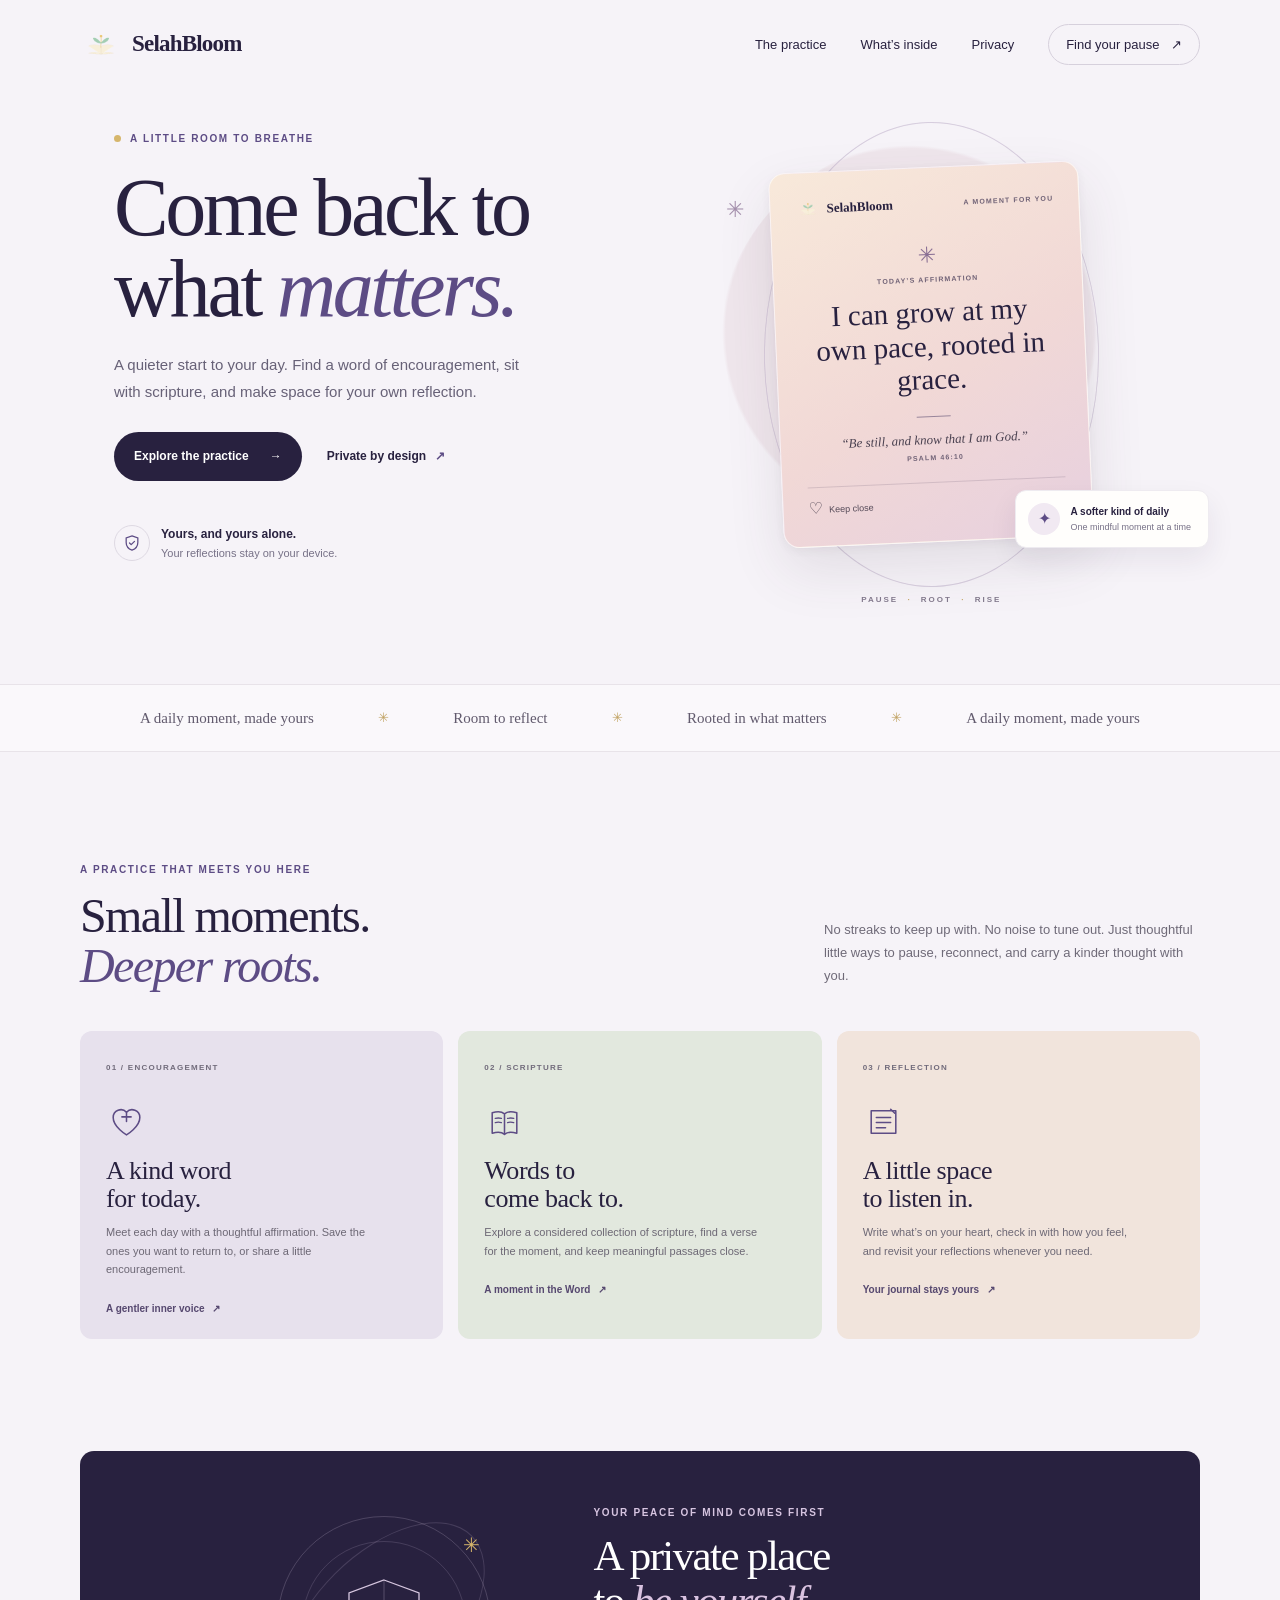
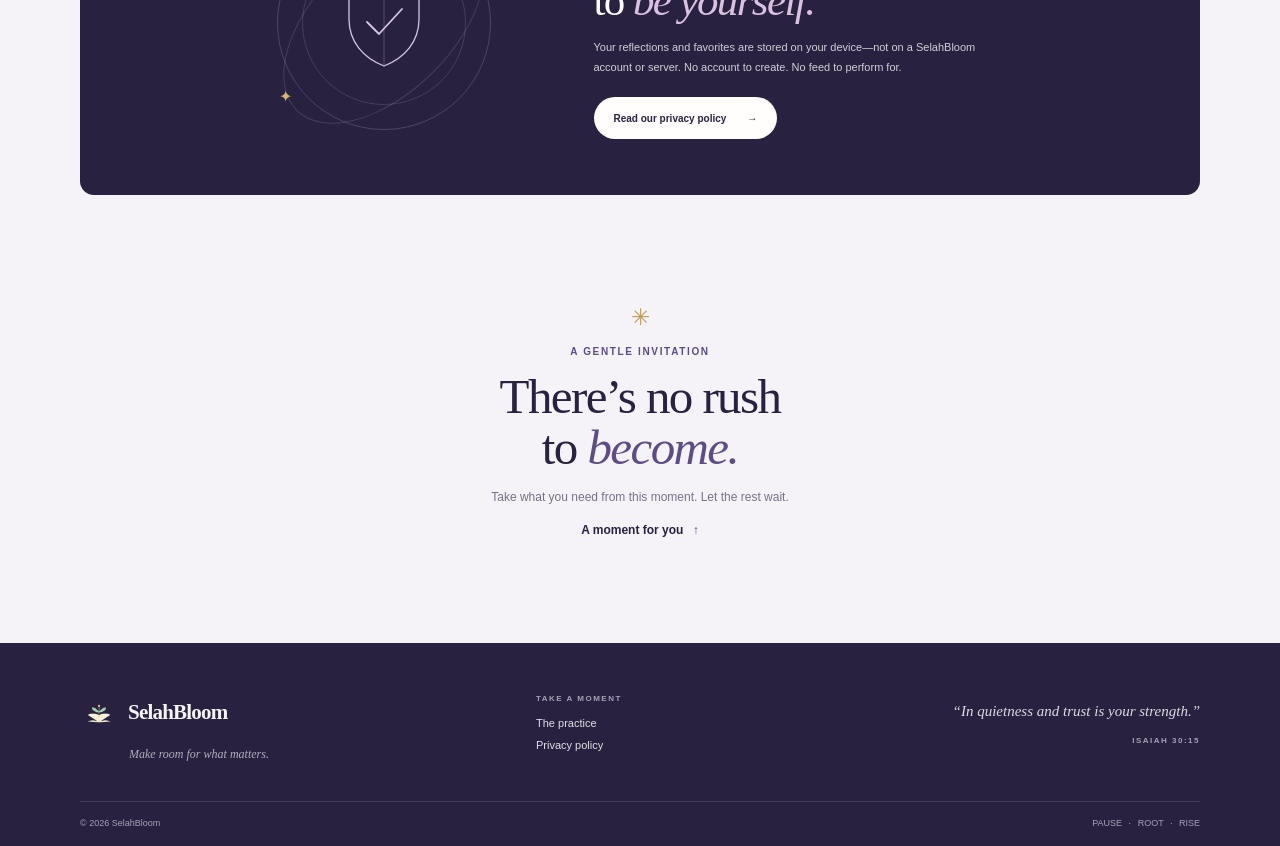
<file: index.html>
<!doctype html>
<html lang="en">
  <head>
    <meta charset="utf-8">
    <meta name="viewport" content="width=device-width, initial-scale=1">
    <meta name="theme-color" content="#f6f3f8">
    <meta name="description" content="Make room for a quieter kind of growth. SelahBloom brings daily affirmations, scripture, and private reflection into one gentle ritual.">
    <title>SelahBloom — Pause. Root. Rise.</title>
    <link rel="icon" type="image/png" href="assets/favicon.png">
    <link rel="stylesheet" href="styles.css">
    <script src="script.js" defer></script>
  </head>
  <body>
    <a class="skip-link" href="#main">Skip to content</a>
    <header class="site-header">
      <div class="shell header-inner">
        <a class="brand" href="index.html" aria-label="SelahBloom home">
          <img src="assets/brand-mark.png" alt="" width="42" height="42">
          <span class="brand-wordmark">SelahBloom</span>
        </a>
        <button class="menu-toggle" type="button" aria-expanded="false" aria-controls="primary-nav" aria-label="Open navigation">
          <span></span><span></span>
        </button>
        <nav class="primary-nav" id="primary-nav" aria-label="Main navigation">
          <a href="#practice">The practice</a>
          <a href="#features">What’s inside</a>
          <a href="privacy.html">Privacy</a>
          <a class="nav-cta" href="#practice">Find your pause <span aria-hidden="true">↗</span></a>
        </nav>
      </div>
    </header>

    <main id="main">
      <section class="hero shell" id="practice">
        <div class="hero-copy">
          <p class="eyebrow"><span class="eyebrow-dot"></span> A little room to breathe</p>
          <h1>Come back to<br>what <em>matters.</em></h1>
          <p class="hero-description">A quieter start to your day. Find a word of encouragement, sit with scripture, and make space for your own reflection.</p>
          <div class="hero-actions">
            <a class="button button-dark" href="#features">Explore the practice <span aria-hidden="true">→</span></a>
            <a class="text-link" href="privacy.html">Private by design <span aria-hidden="true">↗</span></a>
          </div>
          <div class="hero-note">
            <span class="note-icon" aria-hidden="true">
              <svg viewBox="0 0 24 24" fill="none"><path d="M12 3.5 19 6v5.3c0 4.5-2.9 7.7-7 9.2-4.1-1.5-7-4.7-7-9.2V6l7-2.5Z" stroke="currentColor" stroke-width="1.5"/><path d="m9 12 2 2 4-4" stroke="currentColor" stroke-width="1.5" stroke-linecap="round" stroke-linejoin="round"/></svg>
            </span>
            <span><strong>Yours, and yours alone.</strong><br>Your reflections stay on your device.</span>
          </div>
        </div>

        <div class="hero-art" aria-label="A preview of a daily SelahBloom affirmation">
          <div class="sun-wash"></div>
          <div class="orbit orbit-one"></div>
          <div class="orbit orbit-two"></div>
          <div class="sparkle sparkle-one">✳</div>
          <div class="sparkle sparkle-two">✦</div>
          <div class="preview-card">
            <div class="preview-top">
              <span class="preview-brand"><img src="assets/brand-mark.png" alt="" width="25" height="25"> SelahBloom</span>
              <span class="preview-date">A MOMENT FOR YOU</span>
            </div>
            <span class="preview-ornament" aria-hidden="true">✳</span>
            <p class="preview-label">TODAY’S AFFIRMATION</p>
            <blockquote>I can grow at my own pace, rooted in grace.</blockquote>
            <span class="preview-rule"></span>
            <p class="preview-scripture">“Be still, and know that I am God.”</p>
            <p class="preview-reference">PSALM 46:10</p>
            <div class="preview-bottom">
              <span><span class="tiny-heart">♡</span> Keep close</span>
              <span class="preview-counter">01 <i>/</i> 05</span>
            </div>
          </div>
          <div class="floating-note"><span class="floating-mark">✦</span><span><strong>A softer kind of daily</strong><br>One mindful moment at a time</span></div>
          <p class="art-caption">PAUSE <span>·</span> ROOT <span>·</span> RISE</p>
        </div>
      </section>

      <section class="ticker" aria-label="SelahBloom values">
        <div class="ticker-inner"><span>A daily moment, made yours</span><i>✳</i><span>Room to reflect</span><i>✳</i><span>Rooted in what matters</span><i>✳</i><span>A daily moment, made yours</span></div>
      </section>

      <section class="intro-section shell" id="features">
        <div class="section-heading">
          <p class="eyebrow">A practice that meets you here</p>
          <h2>Small moments.<br><em>Deeper roots.</em></h2>
        </div>
        <p class="section-intro">No streaks to keep up with. No noise to tune out. Just thoughtful little ways to pause, reconnect, and carry a kinder thought with you.</p>
      </section>

      <section class="feature-grid shell" aria-label="SelahBloom features">
        <article class="feature-card feature-lilac">
          <span class="feature-index">01 / ENCOURAGEMENT</span>
          <span class="feature-icon" aria-hidden="true">
            <svg viewBox="0 0 40 40" fill="none"><path d="M20 33s-13-7.7-13-17a7.5 7.5 0 0 1 13-5.1A7.5 7.5 0 0 1 33 16c0 9.3-13 17-13 17Z" stroke="currentColor" stroke-width="1.5"/><path d="M20 11v9m-4.5-4.5h9" stroke="currentColor" stroke-width="1.5" stroke-linecap="round"/></svg>
          </span>
          <h3>A kind word<br>for today.</h3>
          <p>Meet each day with a thoughtful affirmation. Save the ones you want to return to, or share a little encouragement.</p>
          <span class="feature-link">A gentler inner voice <span aria-hidden="true">↗</span></span>
        </article>
        <article class="feature-card feature-sage">
          <span class="feature-index">02 / SCRIPTURE</span>
          <span class="feature-icon" aria-hidden="true">
            <svg viewBox="0 0 40 40" fill="none"><path d="M20 12.5c-3-2.5-7-2.5-12-1v20c5-1.5 9-1.5 12 1m0-20c3-2.5 7-2.5 12-1v20c-5-1.5-9-1.5-12 1m0-20v20" stroke="currentColor" stroke-width="1.5" stroke-linecap="round" stroke-linejoin="round"/><path d="M11 17c2-.5 4-.5 6 0m-6 4c2-.5 4-.5 6 0m6-4c2-.5 4-.5 6 0m-6 4c2-.5 4-.5 6 0" stroke="currentColor" stroke-width="1.3" stroke-linecap="round"/></svg>
          </span>
          <h3>Words to<br>come back to.</h3>
          <p>Explore a considered collection of scripture, find a verse for the moment, and keep meaningful passages close.</p>
          <span class="feature-link">A moment in the Word <span aria-hidden="true">↗</span></span>
        </article>
        <article class="feature-card feature-peach">
          <span class="feature-index">03 / REFLECTION</span>
          <span class="feature-icon" aria-hidden="true">
            <svg viewBox="0 0 40 40" fill="none"><path d="M8 9.5h24v22H8zM13 16h14M13 21h14m-14 5h9" stroke="currentColor" stroke-width="1.5" stroke-linecap="round" stroke-linejoin="round"/><path d="m27 8 4 4" stroke="currentColor" stroke-width="1.5" stroke-linecap="round"/></svg>
          </span>
          <h3>A little space<br>to listen in.</h3>
          <p>Write what’s on your heart, check in with how you feel, and revisit your reflections whenever you need.</p>
          <span class="feature-link">Your journal stays yours <span aria-hidden="true">↗</span></span>
        </article>
      </section>

      <section class="privacy-banner shell">
        <div class="privacy-art" aria-hidden="true">
          <div class="privacy-ring"></div>
          <svg viewBox="0 0 120 120" fill="none"><path d="M60 17 95 30v26c0 23-14.5 39-35 47C39.5 95 25 79 25 56V30l35-13Z" stroke="currentColor" stroke-width="1.3"/><path d="M43 59 55 71l23-25" stroke="currentColor" stroke-width="1.8" stroke-linecap="round" stroke-linejoin="round"/><path d="M60 17v86" stroke="currentColor" stroke-width=".8" opacity=".35"/></svg>
          <span class="privacy-leaf leaf-a">✳</span><span class="privacy-leaf leaf-b">✦</span>
        </div>
        <div class="privacy-copy">
          <p class="eyebrow">Your peace of mind comes first</p>
          <h2>A private place<br>to <em>be yourself.</em></h2>
          <p>Your reflections and favorites are stored on your device—not on a SelahBloom account or server. No account to create. No feed to perform for.</p>
          <a class="button button-light" href="privacy.html">Read our privacy policy <span aria-hidden="true">→</span></a>
        </div>
      </section>

      <section class="closing-note shell">
        <span class="closing-star" aria-hidden="true">✳</span>
        <p class="eyebrow">A gentle invitation</p>
        <h2>There’s no rush<br>to <em>become.</em></h2>
        <p>Take what you need from this moment. Let the rest wait.</p>
        <a class="text-link" href="#main">A moment for you <span aria-hidden="true">↑</span></a>
      </section>
    </main>

    <footer class="site-footer">
      <div class="shell footer-main">
        <div class="footer-brand">
          <a class="brand brand-light" href="index.html">
            <img src="assets/brand-mark.png" alt="" width="40" height="40">
            <span class="brand-wordmark">SelahBloom</span>
          </a>
          <p>Make room for what matters.</p>
        </div>
        <div class="footer-links">
          <span>TAKE A MOMENT</span>
          <a href="#features">The practice</a>
          <a href="privacy.html">Privacy policy</a>
        </div>
        <p class="footer-verse">“In quietness and trust is your strength.”<br><span>ISAIAH 30:15</span></p>
      </div>
      <div class="shell footer-bottom"><span>© <span data-year>2026</span> SelahBloom</span><span>PAUSE <i>·</i> ROOT <i>·</i> RISE</span></div>
    </footer>
  </body>
</html>
</file>
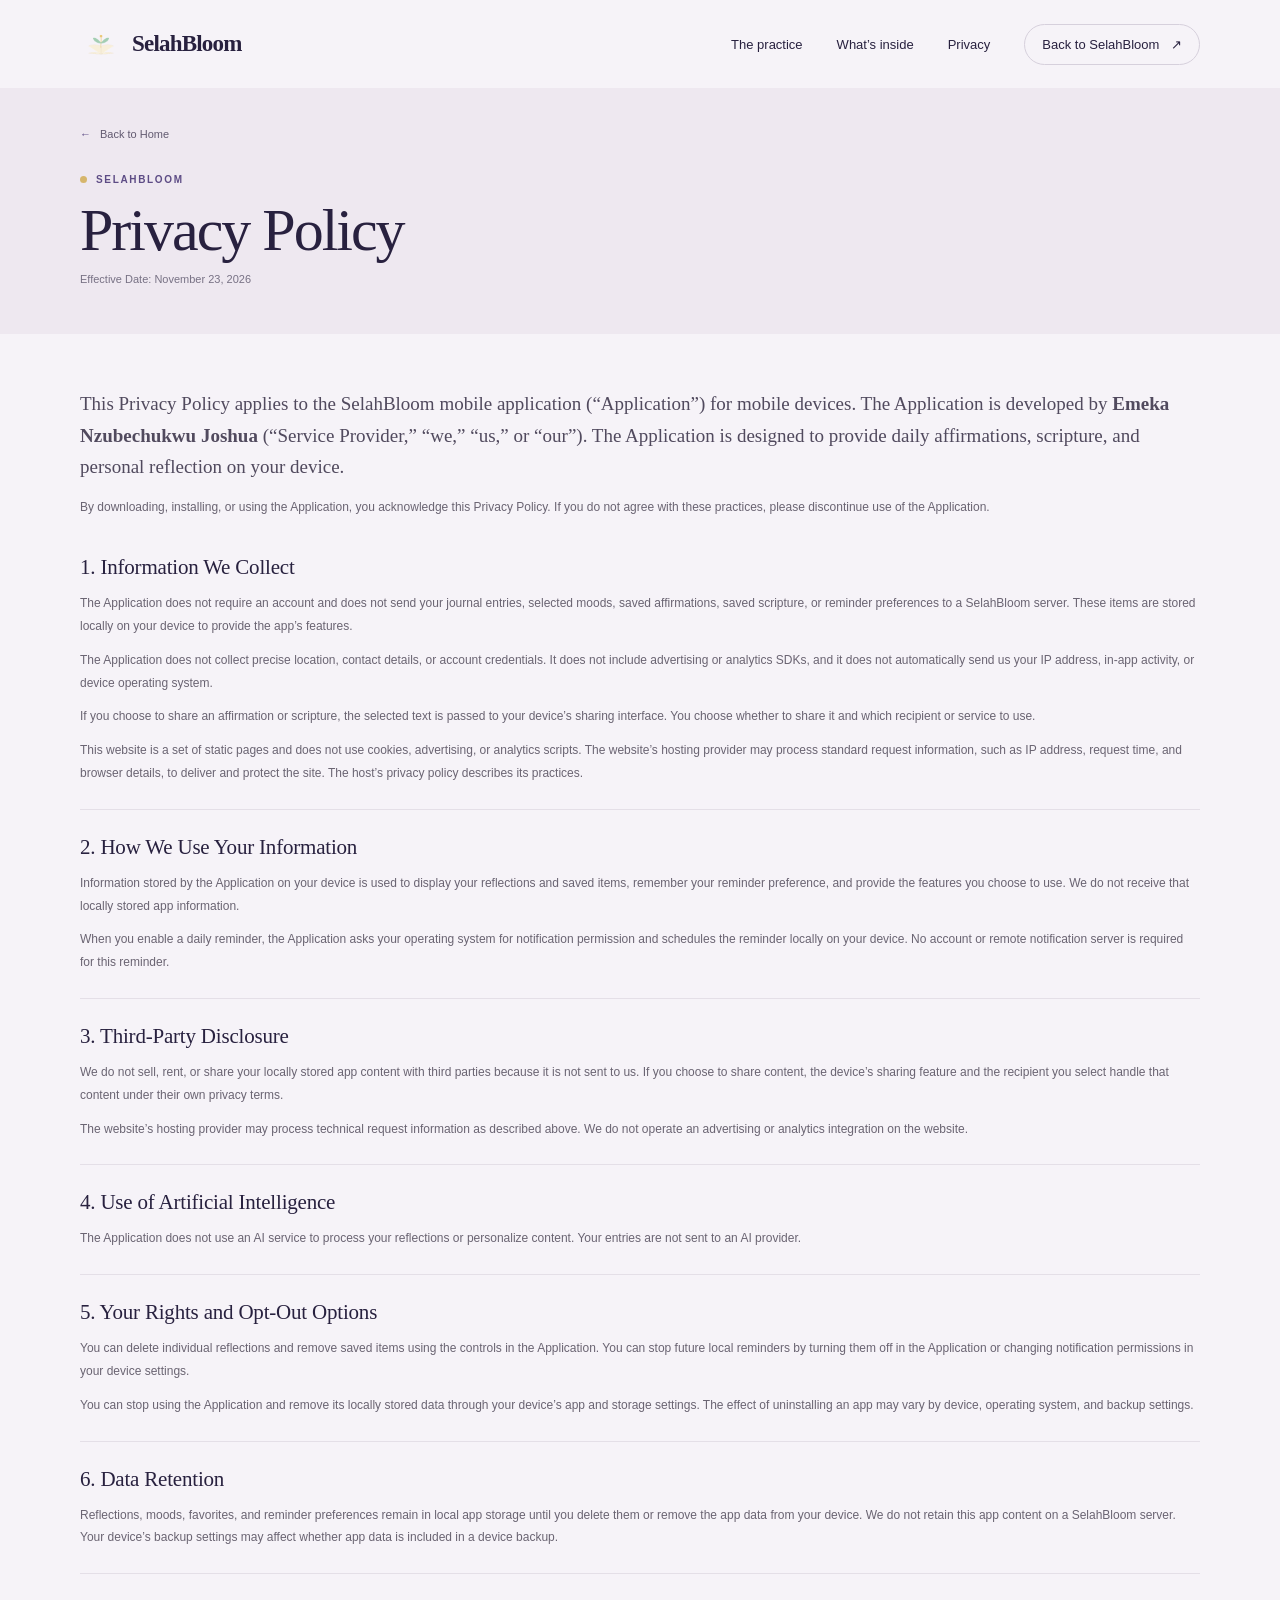
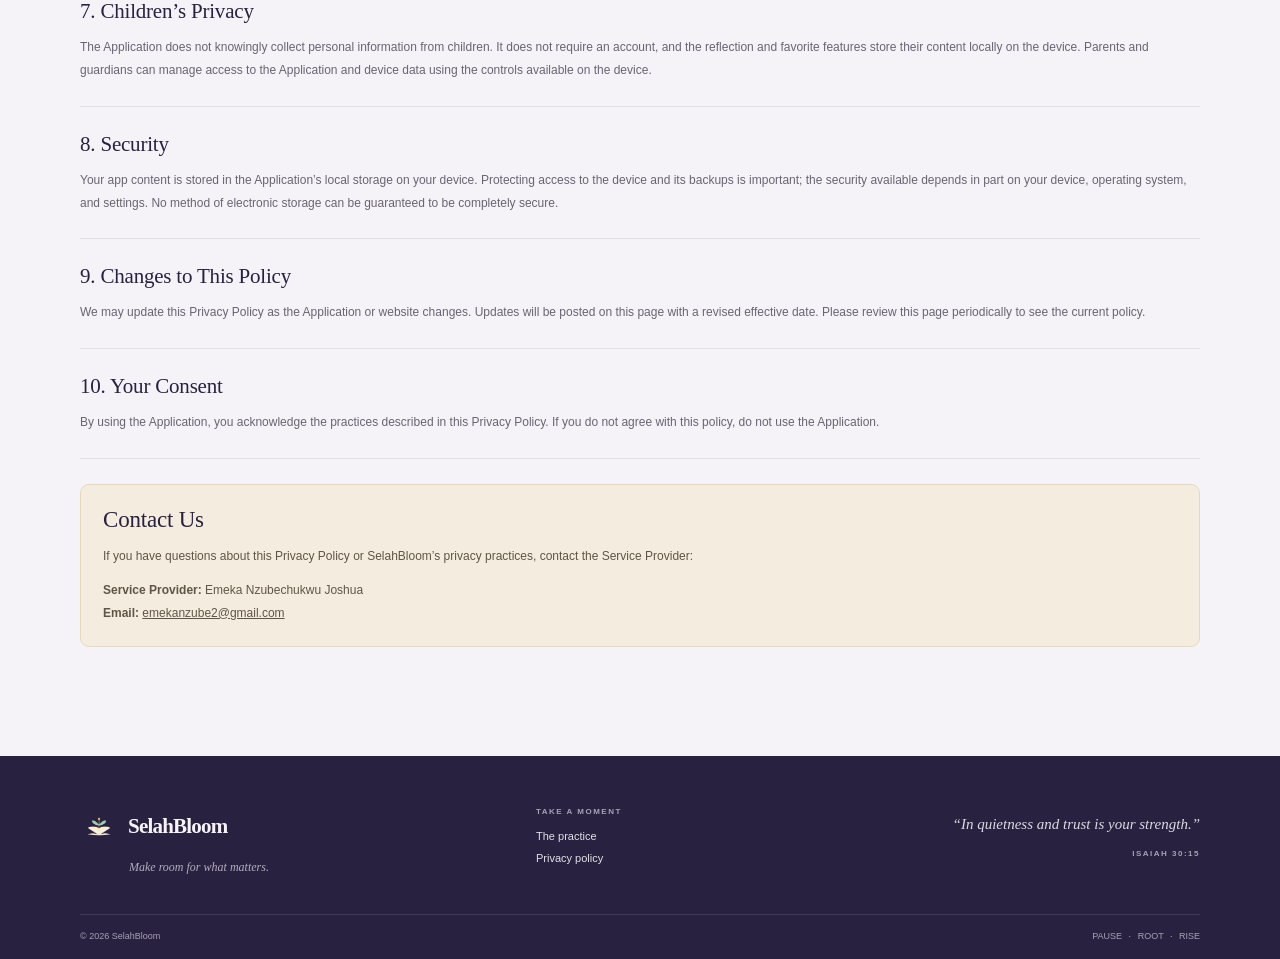
<file: privacy.html>
<!doctype html>
<html lang="en">
  <head>
    <meta charset="utf-8">
    <meta name="viewport" content="width=device-width, initial-scale=1">
    <meta name="theme-color" content="#f6f3f8">
    <meta name="description" content="Learn how SelahBloom handles your information. Your reflections and favorites stay on your device.">
    <title>Privacy Policy — SelahBloom</title>
    <link rel="icon" type="image/png" href="assets/favicon.png">
    <link rel="stylesheet" href="styles.css">
    <script src="script.js" defer></script>
  </head>
  <body class="policy-page">
    <a class="skip-link" href="#main">Skip to content</a>
    <header class="site-header">
      <div class="shell header-inner">
        <a class="brand" href="index.html" aria-label="SelahBloom home">
          <img src="assets/brand-mark.png" alt="" width="42" height="42">
          <span class="brand-wordmark">SelahBloom</span>
        </a>
        <button class="menu-toggle" type="button" aria-expanded="false" aria-controls="primary-nav" aria-label="Open navigation">
          <span></span><span></span>
        </button>
        <nav class="primary-nav" id="primary-nav" aria-label="Main navigation">
          <a href="index.html#practice">The practice</a>
          <a href="index.html#features">What’s inside</a>
          <a href="privacy.html" aria-current="page">Privacy</a>
          <a class="nav-cta" href="index.html#practice">Back to SelahBloom <span aria-hidden="true">↗</span></a>
        </nav>
      </div>
    </header>

    <main id="main" class="policy-main">
      <section class="policy-hero">
        <div class="shell">
          <a class="back-link" href="index.html"><span aria-hidden="true">←</span> Back to Home</a>
          <p class="eyebrow"><span class="eyebrow-dot"></span> SelahBloom</p>
          <h1>Privacy Policy</h1>
          <p class="policy-updated">Effective Date: November 23, 2026</p>
        </div>
      </section>
      <section class="policy-layout shell">
        <article class="policy-content">
          <p class="policy-lede">This Privacy Policy applies to the SelahBloom mobile application (“Application”) for mobile devices. The Application is developed by <strong>Emeka Nzubechukwu Joshua</strong> (“Service Provider,” “we,” “us,” or “our”). The Application is designed to provide daily affirmations, scripture, and personal reflection on your device.</p>
          <p class="policy-intro">By downloading, installing, or using the Application, you acknowledge this Privacy Policy. If you do not agree with these practices, please discontinue use of the Application.</p>

          <section id="information">
            <h2>1. Information We Collect</h2>
            <p>The Application does not require an account and does not send your journal entries, selected moods, saved affirmations, saved scripture, or reminder preferences to a SelahBloom server. These items are stored locally on your device to provide the app’s features.</p>
            <p>The Application does not collect precise location, contact details, or account credentials. It does not include advertising or analytics SDKs, and it does not automatically send us your IP address, in-app activity, or device operating system.</p>
            <p>If you choose to share an affirmation or scripture, the selected text is passed to your device’s sharing interface. You choose whether to share it and which recipient or service to use.</p>
            <p>This website is a set of static pages and does not use cookies, advertising, or analytics scripts. The website’s hosting provider may process standard request information, such as IP address, request time, and browser details, to deliver and protect the site. The host’s privacy policy describes its practices.</p>
          </section>

          <section id="use">
            <h2>2. How We Use Your Information</h2>
            <p>Information stored by the Application on your device is used to display your reflections and saved items, remember your reminder preference, and provide the features you choose to use. We do not receive that locally stored app information.</p>
            <p>When you enable a daily reminder, the Application asks your operating system for notification permission and schedules the reminder locally on your device. No account or remote notification server is required for this reminder.</p>
          </section>

          <section id="disclosure">
            <h2>3. Third-Party Disclosure</h2>
            <p>We do not sell, rent, or share your locally stored app content with third parties because it is not sent to us. If you choose to share content, the device’s sharing feature and the recipient you select handle that content under their own privacy terms.</p>
            <p>The website’s hosting provider may process technical request information as described above. We do not operate an advertising or analytics integration on the website.</p>
          </section>

          <section id="artificial-intelligence">
            <h2>4. Use of Artificial Intelligence</h2>
            <p>The Application does not use an AI service to process your reflections or personalize content. Your entries are not sent to an AI provider.</p>
          </section>

          <section id="rights">
            <h2>5. Your Rights and Opt-Out Options</h2>
            <p>You can delete individual reflections and remove saved items using the controls in the Application. You can stop future local reminders by turning them off in the Application or changing notification permissions in your device settings.</p>
            <p>You can stop using the Application and remove its locally stored data through your device’s app and storage settings. The effect of uninstalling an app may vary by device, operating system, and backup settings.</p>
          </section>

          <section id="retention">
            <h2>6. Data Retention</h2>
            <p>Reflections, moods, favorites, and reminder preferences remain in local app storage until you delete them or remove the app data from your device. We do not retain this app content on a SelahBloom server. Your device’s backup settings may affect whether app data is included in a device backup.</p>
          </section>

          <section id="children">
            <h2>7. Children’s Privacy</h2>
            <p>The Application does not knowingly collect personal information from children. It does not require an account, and the reflection and favorite features store their content locally on the device. Parents and guardians can manage access to the Application and device data using the controls available on the device.</p>
          </section>

          <section id="security">
            <h2>8. Security</h2>
            <p>Your app content is stored in the Application’s local storage on your device. Protecting access to the device and its backups is important; the security available depends in part on your device, operating system, and settings. No method of electronic storage can be guaranteed to be completely secure.</p>
          </section>

          <section id="changes">
            <h2>9. Changes to This Policy</h2>
            <p>We may update this Privacy Policy as the Application or website changes. Updates will be posted on this page with a revised effective date. Please review this page periodically to see the current policy.</p>
          </section>

          <section id="consent">
            <h2>10. Your Consent</h2>
            <p>By using the Application, you acknowledge the practices described in this Privacy Policy. If you do not agree with this policy, do not use the Application.</p>
          </section>

          <section class="contact-panel" id="contact">
            <h2>Contact Us</h2>
            <p>If you have questions about this Privacy Policy or SelahBloom’s privacy practices, contact the Service Provider:</p>
            <p><strong>Service Provider:</strong> Emeka Nzubechukwu Joshua<br><strong>Email:</strong> <a href="mailto:emekanzube2@gmail.com">emekanzube2@gmail.com</a></p>
          </section>
        </article>
      </section>
    </main>

    <footer class="site-footer">
      <div class="shell footer-main">
        <div class="footer-brand">
          <a class="brand brand-light" href="index.html">
            <img src="assets/brand-mark.png" alt="" width="40" height="40">
            <span class="brand-wordmark">SelahBloom</span>
          </a>
          <p>Make room for what matters.</p>
        </div>
        <div class="footer-links">
          <span>TAKE A MOMENT</span>
          <a href="index.html#features">The practice</a>
          <a href="privacy.html" aria-current="page">Privacy policy</a>
        </div>
        <p class="footer-verse">“In quietness and trust is your strength.”<br><span>ISAIAH 30:15</span></p>
      </div>
      <div class="shell footer-bottom"><span>© <span data-year>2026</span> SelahBloom</span><span>PAUSE <i>·</i> ROOT <i>·</i> RISE</span></div>
    </footer>
  </body>
</html>
</file>
<file: styles.css>
:root {
  color-scheme: light;
  --ink: #28213f;
  --plum: #5d4c85;
  --muted: #777187;
  --paper: #f6f3f8;
  --white: #fffefc;
  --gold: #d6b66c;
  --sage: #dce5d8;
  --serif: "Iowan Old Style", "Palatino Linotype", "Book Antiqua", Georgia, serif;
  --sans: "Avenir Next", Avenir, "Segoe UI", sans-serif;
}

* { box-sizing: border-box; }

html {
  scroll-behavior: smooth;
  scroll-padding-top: 90px;
}

body {
  margin: 0;
  background: var(--paper);
  color: var(--ink);
  font-family: var(--sans);
  -webkit-font-smoothing: antialiased;
}

a { color: inherit; }

a:focus-visible, button:focus-visible {
  outline: 3px solid #ba8f48;
  outline-offset: 4px;
}

.shell { width: min(1120px, calc(100% - 64px)); margin-inline: auto; }

.skip-link {
  position: absolute;
  top: -60px;
  left: 16px;
  z-index: 20;
  padding: 10px 14px;
  border-radius: 6px;
  background: var(--white);
}

.skip-link:focus { top: 12px; }

.site-header { position: relative; z-index: 5; }

.header-inner {
  min-height: 88px;
  display: flex;
  align-items: center;
  justify-content: space-between;
}

.brand {
  display: inline-flex;
  align-items: center;
  gap: 10px;
  text-decoration: none;
}

.brand img { width: 42px; height: 42px; object-fit: contain; }

.brand-wordmark {
  font-family: var(--serif);
  font-size: 23px;
  font-weight: 600;
  letter-spacing: -.8px;
}

.primary-nav { display: flex; align-items: center; gap: 34px; }

.primary-nav a, .footer-links a {
  font-size: 13px;
  text-decoration: none;
  transition: color .2s ease;
}

.primary-nav a:hover, .footer-links a:hover { color: #a17839; }

.nav-cta {
  padding: 12px 17px;
  border: 1px solid #d6d0dc;
  border-radius: 999px;
}

.nav-cta span { padding-left: 8px; }

.menu-toggle { display: none; }

.hero {
  min-height: 596px;
  display: grid;
  grid-template-columns: 1fr 1fr;
  align-items: center;
  gap: 45px;
  padding-top: 14px;
  padding-bottom: 78px;
}

.hero-copy { position: relative; z-index: 1; padding: 0 0 12px 34px; }

.eyebrow {
  display: flex;
  align-items: center;
  gap: 9px;
  margin: 0 0 23px;
  color: var(--plum);
  font-size: 10px;
  font-weight: 700;
  letter-spacing: 1.65px;
  text-transform: uppercase;
}

.eyebrow-dot { width: 7px; height: 7px; border-radius: 50%; background: var(--gold); }

h1, h2, h3, p { margin-top: 0; }

h1, h2, h3 { font-family: var(--serif); font-weight: 400; }

h1 {
  margin-bottom: 21px;
  font-size: clamp(58px, 7vw, 82px);
  line-height: .99;
  letter-spacing: -3.4px;
}

h1 em, h2 em { color: var(--plum); font-weight: 400; }

.hero-description {
  max-width: 432px;
  margin-bottom: 27px;
  color: #676177;
  font-size: 15px;
  line-height: 1.8;
}

.hero-actions { display: flex; align-items: center; gap: 25px; }

.button {
  display: inline-flex;
  align-items: center;
  justify-content: center;
  gap: 21px;
  min-height: 49px;
  padding: 0 20px;
  border-radius: 999px;
  font-size: 12px;
  font-weight: 600;
  text-decoration: none;
  transition: transform .2s ease, box-shadow .2s ease;
}

.button:hover { transform: translateY(-2px); }
.button-dark { background: var(--ink); color: white; }
.button-dark:hover { box-shadow: 0 8px 20px #28213f24; }
.button-light { background: #fffefc; color: var(--ink); }
.button-light:hover { box-shadow: 0 8px 20px #15112824; }

.text-link {
  color: var(--ink);
  font-size: 12px;
  font-weight: 600;
  text-decoration: none;
}

.text-link span { padding-left: 6px; color: var(--plum); }

.hero-note {
  display: flex;
  align-items: center;
  gap: 11px;
  margin-top: 43px;
  color: var(--muted);
  font-size: 11px;
  line-height: 1.7;
}

.hero-note strong { color: var(--ink); font-size: 12px; font-weight: 600; }

.note-icon {
  display: grid;
  width: 36px;
  height: 36px;
  place-items: center;
  border: 1px solid #ded9e3;
  border-radius: 50%;
  color: var(--plum);
}

.note-icon svg { width: 20px; height: 20px; }

.hero-art {
  position: relative;
  display: grid;
  min-height: 486px;
  place-items: center;
  isolation: isolate;
}

.sun-wash {
  position: absolute;
  z-index: -2;
  width: min(92%, 430px);
  aspect-ratio: 1;
  border-radius: 50%;
  background: radial-gradient(circle at 45% 45%, #e6d9e8 0, #e6d9e8 34%, #efe6ec 35%, #efe6ec 55%, #f6f3f8 56%);
}

.orbit { position: absolute; z-index: -1; width: 465px; height: 465px; border: 1px solid #bfb2ca70; border-radius: 50%; }
.orbit-one { transform: scaleX(.72) rotate(-23deg); }
.orbit-two { transform: scaleX(.72) rotate(32deg); border-color: #bfb2ca48; }

.preview-card {
  position: relative;
  width: min(310px, 76%);
  min-height: 375px;
  padding: 23px 25px 19px;
  border: 1px solid #ffffffa6;
  border-radius: 16px;
  background: linear-gradient(150deg, #f8e9da 0%, #f1d8d6 56%, #e7d0df 100%);
  box-shadow: 0 23px 55px #4c3a501e, 0 3px 8px #4c3a5010;
  transform: rotate(-2.5deg);
}

.preview-top, .preview-bottom { display: flex; align-items: center; justify-content: space-between; }
.preview-brand { display: inline-flex; align-items: center; gap: 6px; font-family: var(--serif); font-size: 13px; font-weight: 600; }
.preview-brand img { width: 25px; height: 25px; object-fit: contain; }
.preview-date, .preview-label, .preview-reference { color: #706276; font-size: 7px; font-weight: 700; letter-spacing: 1.15px; }
.preview-ornament { display: block; margin-top: 27px; color: #896f94; font-size: 22px; text-align: center; }
.preview-label { margin: 7px 0 13px; text-align: center; }
.preview-card blockquote { max-width: 245px; margin: 0 auto; font-family: var(--serif); font-size: 29px; line-height: 1.16; text-align: center; }
.preview-rule { display: block; width: 34px; height: 1px; margin: 19px auto 15px; background: #99869b; }
.preview-scripture { margin: 0 auto 6px; color: #4a4150; font-family: var(--serif); font-size: 13px; font-style: italic; text-align: center; }
.preview-reference { margin-bottom: 21px; text-align: center; }
.preview-bottom { padding-top: 11px; border-top: 1px solid #5e4d6430; color: #544957; font-size: 9px; }
.tiny-heart { margin-right: 4px; font-size: 16px; vertical-align: -1px; }
.preview-counter { color: #706276; font-size: 10px; }
.preview-counter i { color: #b5a4b7; font-style: normal; }

.sparkle { position: absolute; color: #a590ad; }
.sparkle-one { top: 86px; left: 63px; font-size: 22px; }
.sparkle-two { right: 57px; bottom: 86px; color: #c29c55; font-size: 19px; }

.floating-note {
  position: absolute;
  right: -9px;
  bottom: 49px;
  display: flex;
  align-items: center;
  gap: 10px;
  padding: 12px 17px 12px 12px;
  border: 1px solid #eeebf0;
  border-radius: 11px;
  background: #fffefc;
  box-shadow: 0 12px 28px #28213f13;
  color: var(--muted);
  font-size: 9px;
  line-height: 1.6;
}

.floating-note strong { color: var(--ink); font-size: 10px; font-weight: 600; }
.floating-mark { display: grid; width: 32px; height: 32px; place-items: center; border-radius: 50%; background: #f1e9f2; color: var(--plum); font-size: 16px; }
.art-caption { position: absolute; bottom: -7px; left: 50%; margin: 0; color: #82798c; font-size: 8px; font-weight: 700; letter-spacing: 2px; transform: translateX(-50%); white-space: nowrap; }
.art-caption span { padding-inline: 5px; color: #c3a364; }

.ticker { overflow: hidden; border-block: 1px solid #e8e3e9; background: #faf8fb; }
.ticker-inner { display: flex; justify-content: space-between; align-items: center; gap: 25px; min-height: 66px; padding-inline: max(32px, calc((100% - 1000px) / 2)); color: #615a6d; font-family: var(--serif); font-size: 15px; white-space: nowrap; }
.ticker-inner i { color: #c1a363; font-size: 13px; font-style: normal; }

.intro-section { display: flex; align-items: end; justify-content: space-between; gap: 50px; padding-top: 112px; padding-bottom: 39px; }
.section-heading .eyebrow { margin-bottom: 16px; }
.section-heading h2, .privacy-copy h2, .closing-note h2 { margin: 0; font-size: 48px; line-height: 1.05; letter-spacing: -1.6px; }
.section-intro { width: 376px; margin-bottom: 4px; color: #6f6a78; font-size: 13px; line-height: 1.8; }

.feature-grid { display: grid; grid-template-columns: repeat(3, 1fr); gap: 15px; padding-bottom: 112px; }
.feature-card { position: relative; min-height: 308px; padding: 25px 26px 23px; border-radius: 12px; }
.feature-lilac { background: #e7e1ed; }
.feature-sage { background: #e2e8de; }
.feature-peach { background: #f1e4dc; }
.feature-index { color: #716b7b; font-size: 8px; font-weight: 700; letter-spacing: 1.25px; }
.feature-icon { display: block; width: 41px; height: 41px; margin-top: 27px; color: var(--plum); }
.feature-icon svg { width: 100%; height: 100%; }
.feature-card h3 { margin: 15px 0 10px; font-size: 26px; line-height: 1.08; letter-spacing: -.45px; }
.feature-card p { max-width: 285px; margin-bottom: 19px; color: #6d6875; font-size: 11px; line-height: 1.7; }
.feature-link { color: #56486f; font-size: 10px; font-weight: 600; }
.feature-link span { padding-left: 5px; }

.privacy-banner { position: relative; display: grid; grid-template-columns: .9fr 1.1fr; align-items: center; min-height: 344px; overflow: hidden; padding: 42px 95px; border-radius: 14px; background: var(--ink); color: white; }
.privacy-art { position: relative; display: grid; width: 220px; aspect-ratio: 1; place-items: center; justify-self: center; color: #d6c6df; }
.privacy-art svg { width: 120px; height: 120px; }
.privacy-ring { position: absolute; inset: 3px; border: 1px solid #d6c6df37; border-radius: 50%; }
.privacy-ring::before, .privacy-ring::after { position: absolute; content: ""; inset: 24px; border: 1px solid #d6c6df2c; border-radius: 50%; }
.privacy-ring::after { inset: -18px 36px; transform: rotate(45deg); }
.privacy-leaf { position: absolute; color: #d6b66c; }
.leaf-a { top: 20px; right: 14px; font-size: 20px; }
.leaf-b { bottom: 27px; left: 5px; font-size: 16px; }
.privacy-copy { max-width: 420px; }
.privacy-copy .eyebrow { margin-bottom: 15px; color: #d7c5e1; }
.privacy-copy h2 { margin-bottom: 14px; color: white; font-size: 43px; }
.privacy-copy h2 em { color: #d9c2e0; }
.privacy-copy > p:not(.eyebrow) { max-width: 387px; margin-bottom: 20px; color: #d3cedb; font-size: 11px; line-height: 1.85; }
.privacy-copy .button { min-height: 42px; font-size: 10px; }

.closing-note { position: relative; padding-top: 109px; padding-bottom: 105px; text-align: center; }
.closing-star { display: block; margin-bottom: 15px; color: #bf9b55; font-size: 23px; }
.closing-note .eyebrow { justify-content: center; margin-bottom: 14px; }
.closing-note h2 { font-size: 49px; }
.closing-note > p:not(.eyebrow) { margin: 16px 0; color: var(--muted); font-size: 12px; }

.site-footer { background: #28213f; color: #eeebf2; }
.footer-main { display: grid; grid-template-columns: 1.2fr .8fr 1fr; gap: 40px; padding-top: 51px; padding-bottom: 39px; }
.brand-light .brand-wordmark { color: #f7f3f8; font-size: 21px; }
.brand-light img { width: 38px; height: 38px; }
.footer-brand > p { margin: 11px 0 0 49px; color: #b5adbf; font-family: var(--serif); font-size: 12px; font-style: italic; }
.footer-links { display: flex; flex-direction: column; align-items: flex-start; gap: 10px; }
.footer-links > span { margin-bottom: 4px; color: #aaa1b7; font-size: 8px; font-weight: 700; letter-spacing: 1.5px; }
.footer-links a { color: #e3dfe9; font-size: 11px; }
.footer-verse { justify-self: end; margin: 4px 0 0; color: #ded8e5; font-family: var(--serif); font-size: 15px; font-style: italic; line-height: 1.8; text-align: right; }
.footer-verse span { color: #aaa1b7; font-family: var(--sans); font-size: 8px; font-style: normal; font-weight: 700; letter-spacing: 1.5px; }
.footer-bottom { display: flex; justify-content: space-between; padding-top: 16px; padding-bottom: 18px; border-top: 1px solid #ffffff20; color: #aaa1b7; font-size: 9px; }
.footer-bottom i { padding-inline: 4px; color: #d6b66c; font-style: normal; }

/* Privacy policy */
.policy-hero { padding: 36px 0 49px; background: #eee8f0; }
.back-link { display: inline-flex; gap: 9px; margin-bottom: 34px; color: #625a70; font-size: 11px; text-decoration: none; }
.back-link span { color: var(--plum); }
.policy-hero .eyebrow { margin-bottom: 16px; }
.policy-hero h1 { margin-bottom: 13px; font-size: clamp(46px, 5vw, 60px); letter-spacing: -2px; }
.policy-updated { margin: 0; color: #777184; font-size: 11px; }
.policy-layout { display: block; padding-top: 54px; padding-bottom: 84px; }
.policy-content { min-width: 0; }
.policy-lede { margin: 0 0 14px; color: #514a5e; font-family: var(--serif); font-size: 19px; line-height: 1.65; }
.policy-intro { margin: 0 0 36px; color: #6a6472; font-size: 12px; line-height: 1.9; }
.policy-content section { padding: 0 0 24px; margin-bottom: 25px; border-bottom: 1px solid #e4dfe7; scroll-margin-top: 25px; }
.policy-content h2 { margin-bottom: 12px; font-size: 21px; letter-spacing: -.2px; }
.policy-content section > p { margin-bottom: 11px; color: #6a6472; font-size: 12px; line-height: 1.9; }
.policy-content section > p:last-child { margin-bottom: 0; }
.policy-content .contact-panel { padding: 22px; border: 1px solid #e7d8bd; border-radius: 9px; background: #f4eddf; }
.contact-panel h2 { font-size: 23px; }
.policy-content .contact-panel > p { color: #5f5546; }
.contact-panel strong { font-weight: 600; }
.policy-content .contact-panel strong { font-weight: 600; }

@media (min-width: 1400px) {
  .hero { min-height: 640px; }
}

@media (max-width: 900px) {
  .shell { width: min(100% - 48px, 720px); }
  .header-inner { min-height: 76px; }
  .primary-nav { gap: 20px; }
  .hero { min-height: 555px; gap: 16px; }
  .hero-copy { padding-left: 0; }
  h1 { font-size: 67px; }
  .hero-art { min-height: 415px; }
  .orbit { width: 390px; height: 390px; }
  .preview-card { width: 280px; min-height: 350px; }
  .preview-card blockquote { font-size: 25px; }
  .floating-note { right: -12px; bottom: 28px; }
  .intro-section { padding-top: 88px; }
  .feature-grid { gap: 10px; padding-bottom: 85px; }
  .feature-card { min-height: 330px; padding-inline: 19px; }
  .privacy-banner { padding-inline: 48px; }
}

@media (max-width: 640px) {
  html { scroll-padding-top: 74px; }
  .shell { width: calc(100% - 40px); }
  .header-inner { min-height: 72px; }
  .brand img { width: 37px; height: 37px; }
  .brand-wordmark { font-size: 21px; }
  .menu-toggle {
    display: flex;
    width: 42px;
    height: 42px;
    flex-direction: column;
    align-items: center;
    justify-content: center;
    gap: 5px;
    border: 1px solid #ded9e3;
    border-radius: 50%;
    background: transparent;
    cursor: pointer;
  }
  .menu-toggle span { display: block; width: 15px; height: 1px; background: var(--ink); transition: transform .2s ease; }
  .menu-toggle[aria-expanded="true"] span:first-child { transform: translateY(3px) rotate(45deg); }
  .menu-toggle[aria-expanded="true"] span:last-child { transform: translateY(-3px) rotate(-45deg); }
  .primary-nav {
    position: absolute;
    top: 62px;
    right: 20px;
    left: 20px;
    display: none;
    align-items: stretch;
    gap: 0;
    padding: 10px 16px;
    border: 1px solid #e7e1e9;
    border-radius: 12px;
    background: #fffefc;
    box-shadow: 0 14px 30px #28213f16;
  }
  .primary-nav.is-open { display: flex; flex-direction: column; }
  .primary-nav a { padding: 13px 6px; }
  .primary-nav .nav-cta { margin: 5px 0; padding: 12px; border-radius: 8px; }
  .hero { grid-template-columns: 1fr; gap: 3px; padding-top: 49px; padding-bottom: 58px; }
  .hero-copy { padding: 0; }
  .eyebrow { margin-bottom: 18px; font-size: 9px; }
  h1 { margin-bottom: 17px; font-size: clamp(57px, 15vw, 73px); letter-spacing: -2.9px; }
  .hero-description { max-width: 405px; font-size: 13px; }
  .hero-actions { flex-wrap: wrap; gap: 16px 20px; }
  .button { min-height: 46px; }
  .hero-note { margin-top: 25px; }
  .hero-art { min-height: 432px; margin-top: 17px; overflow-x: clip; }
  .sun-wash { width: min(96%, 370px); }
  .orbit { width: min(106vw, 410px); height: min(106vw, 410px); }
  .preview-card { width: min(286px, 78%); min-height: 352px; padding-inline: 22px; }
  .preview-card blockquote { font-size: 26px; }
  .sparkle-one { top: 67px; left: 4px; }
  .sparkle-two { right: 6px; bottom: 78px; }
  .floating-note { right: 0; bottom: 13px; }
  .art-caption { bottom: -10px; }
  .ticker-inner { width: max-content; min-height: 57px; justify-content: flex-start; gap: 20px; padding-inline: 20px; font-size: 13px; }
  .ticker-inner span:nth-of-type(n+4), .ticker-inner i:nth-of-type(n+3) { display: none; }
  .intro-section { display: block; padding-top: 75px; padding-bottom: 26px; }
  .section-heading h2, .closing-note h2 { font-size: 42px; }
  .section-intro { width: auto; max-width: 400px; margin: 19px 0 0; font-size: 12px; }
  .feature-grid { grid-template-columns: 1fr; gap: 11px; padding-bottom: 67px; }
  .feature-card { min-height: 0; padding: 23px 24px; }
  .feature-icon { width: 38px; height: 38px; margin-top: 20px; }
  .feature-card h3 br { display: none; }
  .feature-card p { max-width: 340px; margin-bottom: 14px; }
  .privacy-banner { grid-template-columns: 1fr; gap: 16px; padding: 30px 25px 34px; }
  .privacy-art { width: 160px; }
  .privacy-art svg { width: 95px; height: 95px; }
  .privacy-copy { max-width: none; }
  .privacy-copy .eyebrow { margin-bottom: 12px; }
  .privacy-copy h2 { font-size: 38px; }
  .privacy-copy > p:not(.eyebrow) { font-size: 11px; }
  .closing-note { padding-top: 74px; padding-bottom: 71px; }
  .footer-main { grid-template-columns: 1fr 1fr; gap: 29px 12px; padding-top: 37px; padding-bottom: 27px; }
  .footer-brand > p { margin-left: 0; }
  .footer-verse { grid-column: 1 / -1; justify-self: start; text-align: left; }
  .footer-bottom { font-size: 8px; }
  .policy-hero { padding-top: 23px; padding-bottom: 37px; }
  .back-link { margin-bottom: 31px; }
  .policy-hero h1 { font-size: clamp(48px, 12vw, 62px); letter-spacing: -2.5px; }
  .policy-layout { padding-top: 32px; padding-bottom: 65px; }
  .policy-lede { margin-bottom: 12px; font-size: 17px; }
  .policy-intro { margin-bottom: 30px; }
  .policy-content section { padding-bottom: 25px; margin-bottom: 25px; }
  .policy-content h2 { font-size: 20px; }
  .policy-content section > p { font-size: 11px; }
}

@media (prefers-reduced-motion: reduce) {
  *, *::before, *::after { scroll-behavior: auto !important; transition-duration: .01ms !important; animation-duration: .01ms !important; animation-iteration-count: 1 !important; }
}
</file>
